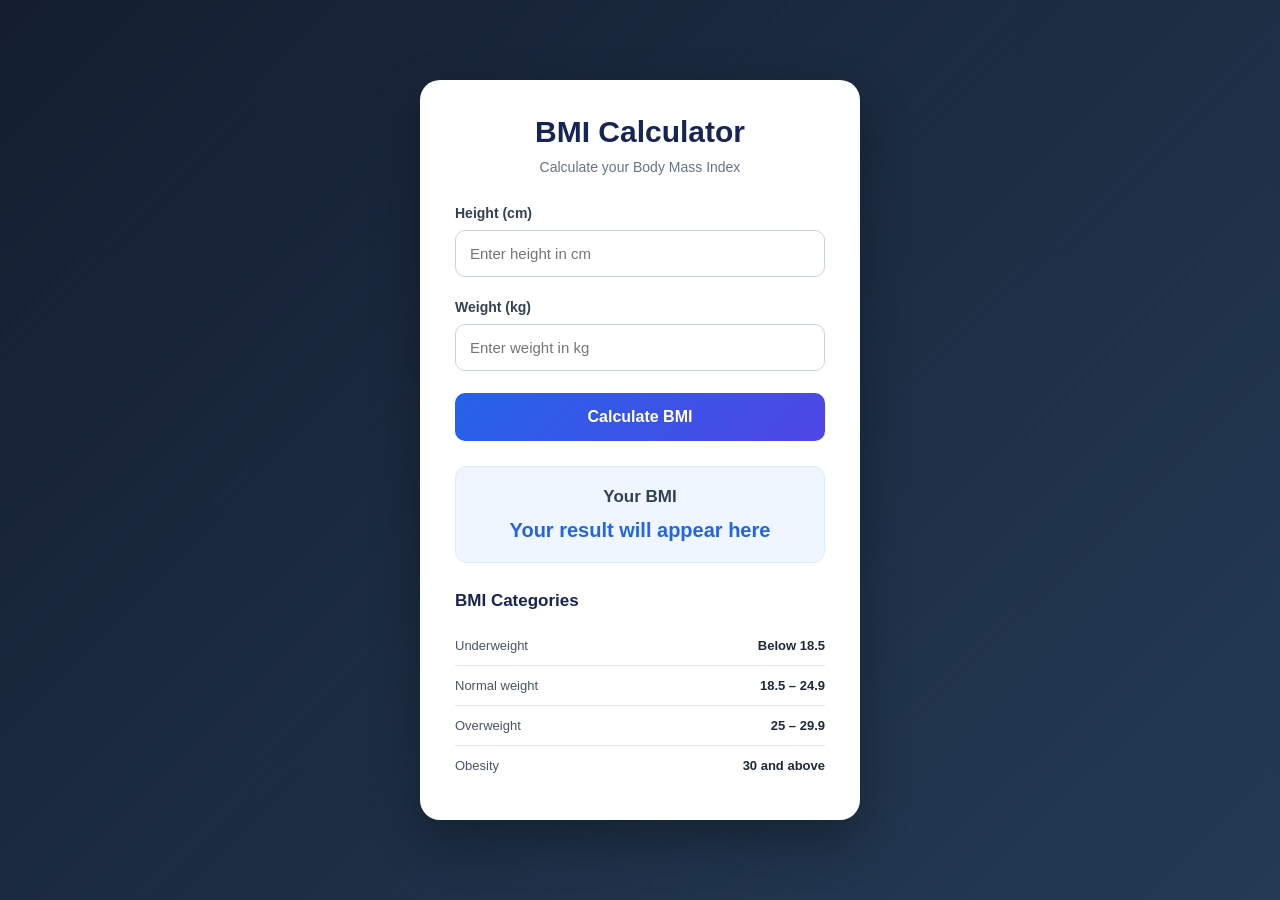
<file: 07_project/BMI Calculater/index.html>
<!DOCTYPE html>
<html lang="en">
<head>
    <meta charset="UTF-8">
    <meta name="viewport" content="width=device-width, initial-scale=1.0">
    <title>BMI Calculator</title>
    <link rel="stylesheet" href="style.css">
</head>
<body>

    <div class="container">
        <div class="bmi-card">
            <h1>BMI Calculator</h1>
            <p class="subtitle">Calculate your Body Mass Index</p>

            <form>
                <div class="input-group">
                    <label for="height">Height (cm)</label>
                    <input
                        type="number"
                        id="height"
                        placeholder="Enter height in cm"
                        min="1"
                        step="any"
                    >
                </div>

                <div class="input-group">
                    <label for="weight">Weight (kg)</label>
                    <input
                        type="number"
                        id="weight"
                        placeholder="Enter weight in kg"
                        min="1"
                        step="any"
                    >
                </div>

                <button type="submit">Calculate BMI</button>
            </form>

            <div class="result-box">
                <h2>Your BMI</h2>
                <div id="results">Your result will appear here</div>
            </div>

            <div class="bmi-guide">
                <h3>BMI Categories</h3>
                <div class="category">
                    <span>Underweight</span>
                    <span>Below 18.5</span>
                </div>
                <div class="category">
                    <span>Normal weight</span>
                    <span>18.5 – 24.9</span>
                </div>
                <div class="category">
                    <span>Overweight</span>
                    <span>25 – 29.9</span>
                </div>
                <div class="category">
                    <span>Obesity</span>
                    <span>30 and above</span>
                </div>
            </div>
        </div>
    </div>

    <script src="app.js"></script>
</body>
</html>
</file>
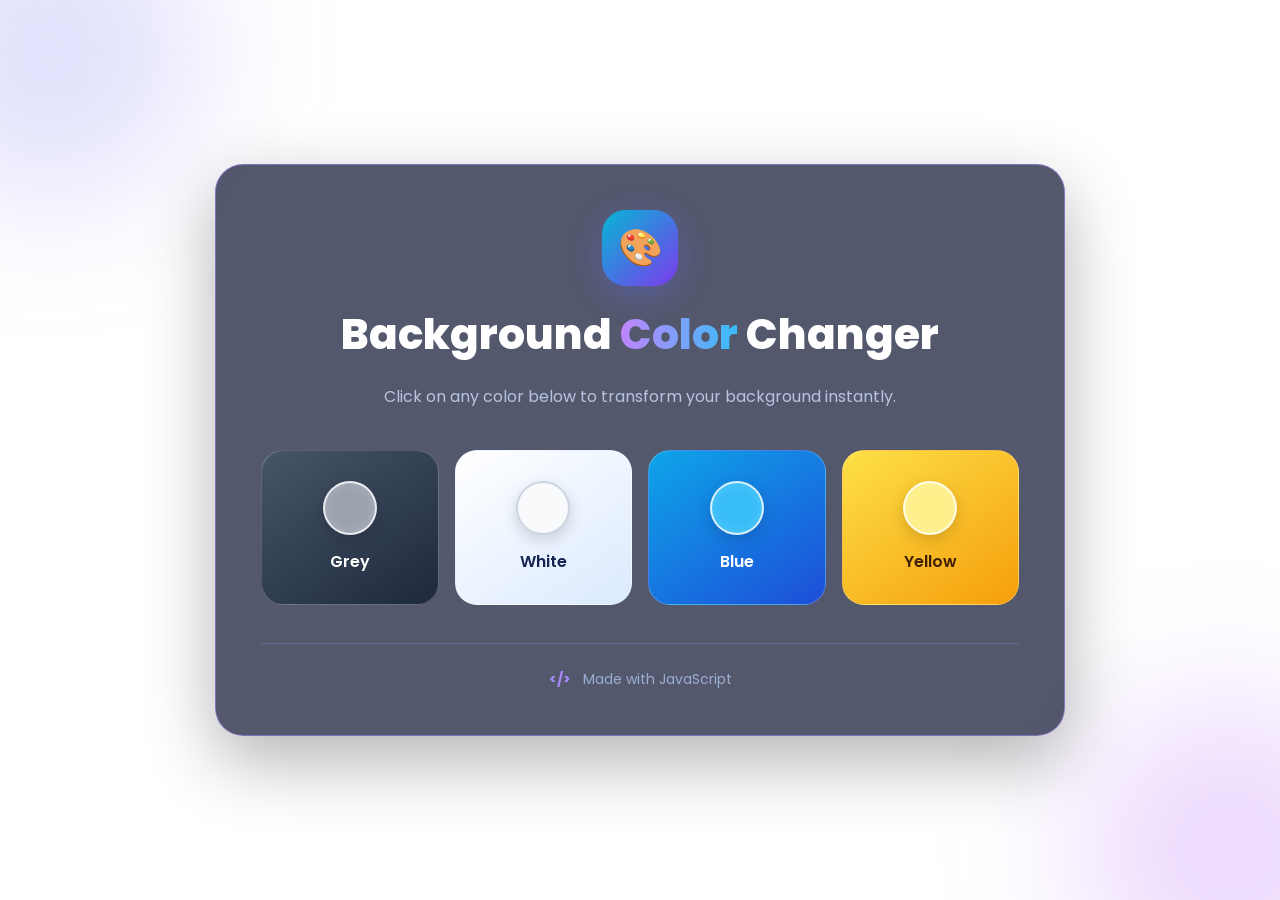
<file: 07_project/color changer/index.html>
<!DOCTYPE html>
<html lang="en">
<head>
    <meta charset="UTF-8">
    <meta name="viewport" content="width=device-width, initial-scale=1.0">
    <title>Background Color Changer</title>
    <link rel="stylesheet" href="style.css">
</head>
<body>

    <main class="container">
        <div class="palette-icon">🎨</div>

        <h1>Background <span>Color</span> Changer</h1>

        <p class="subtitle">
            Click on any color below to transform your
            background instantly.
        </p>

        <div class="color-options">
            <button class="button grey" id="grey">
                <span class="color-circle"></span>
                <span>Grey</span>
            </button>

            <button class="button white" id="white">
                <span class="color-circle"></span>
                <span>White</span>
            </button>

            <button class="button blue" id="blue">
                <span class="color-circle"></span>
                <span>Blue</span>
            </button>

            <button class="button yellow" id="yellow">
                <span class="color-circle"></span>
                <span>Yellow</span>
            </button>
        </div>

        <div class="footer">
            <span>&lt;/&gt;</span> Made with JavaScript
        </div>
    </main>

    <script src="app.js"></script>
</body>
</html>
</file>
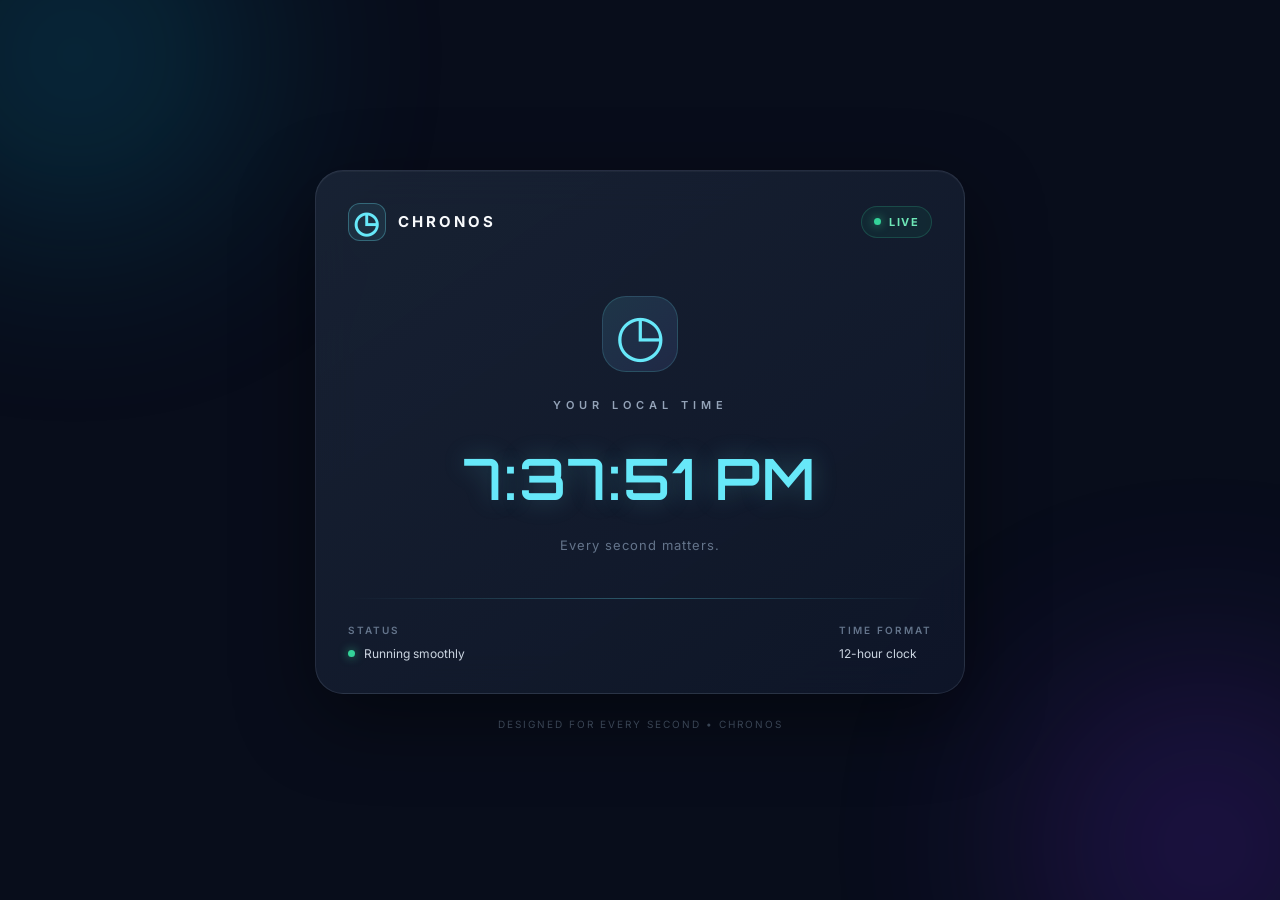
<file: 07_project/Digital clock/index.html>
<!DOCTYPE html>
<html lang="en">
<head>
    <meta charset="UTF-8">
    <meta name="viewport" content="width=device-width, initial-scale=1.0">
    <title>Chronos | Digital Clock</title>
    <link rel="stylesheet" href="style.css">
    <link rel="preconnect" href="https://fonts.googleapis.com">
    <link href="https://fonts.googleapis.com/css2?family=Orbitron:wght@400;500;600;700&family=Inter:wght@400;500;600;700&display=swap" rel="stylesheet">
</head>
<body>
    <div class="background-glow glow-one"></div>
    <div class="background-glow glow-two"></div>

    <main class="clock-container">
        <section class="clock-card">

            <header class="top-bar">
                <div class="brand">
                    <div class="brand-icon">◷</div>
                    <span>CHRONOS</span>
                </div>

                <div class="live-status">
                    <span class="status-dot"></span>
                    LIVE
                </div>
            </header>

            <div class="clock-content">
                <div class="clock-icon">◷</div>

                <p class="eyebrow">YOUR LOCAL TIME</p>

                <div id="clock">00:00:00 AM</div>

                <p class="description">
                    Every second matters.
                </p>
            </div>

            <div class="divider"></div>

            <footer class="bottom-bar">
                <div>
                    <span class="label">STATUS</span>
                    <span class="value">
                        <span class="status-dot"></span>
                        Running smoothly
                    </span>
                </div>

                <div class="format">
                    <span class="label">TIME FORMAT</span>
                    <span class="value">12-hour clock</span>
                </div>
            </footer>

        </section>

        <p class="copyright">
            DESIGNED FOR EVERY SECOND &bull; CHRONOS
        </p>
    </main>

    <script src="app.js"></script>
</body>
</html>
</file>
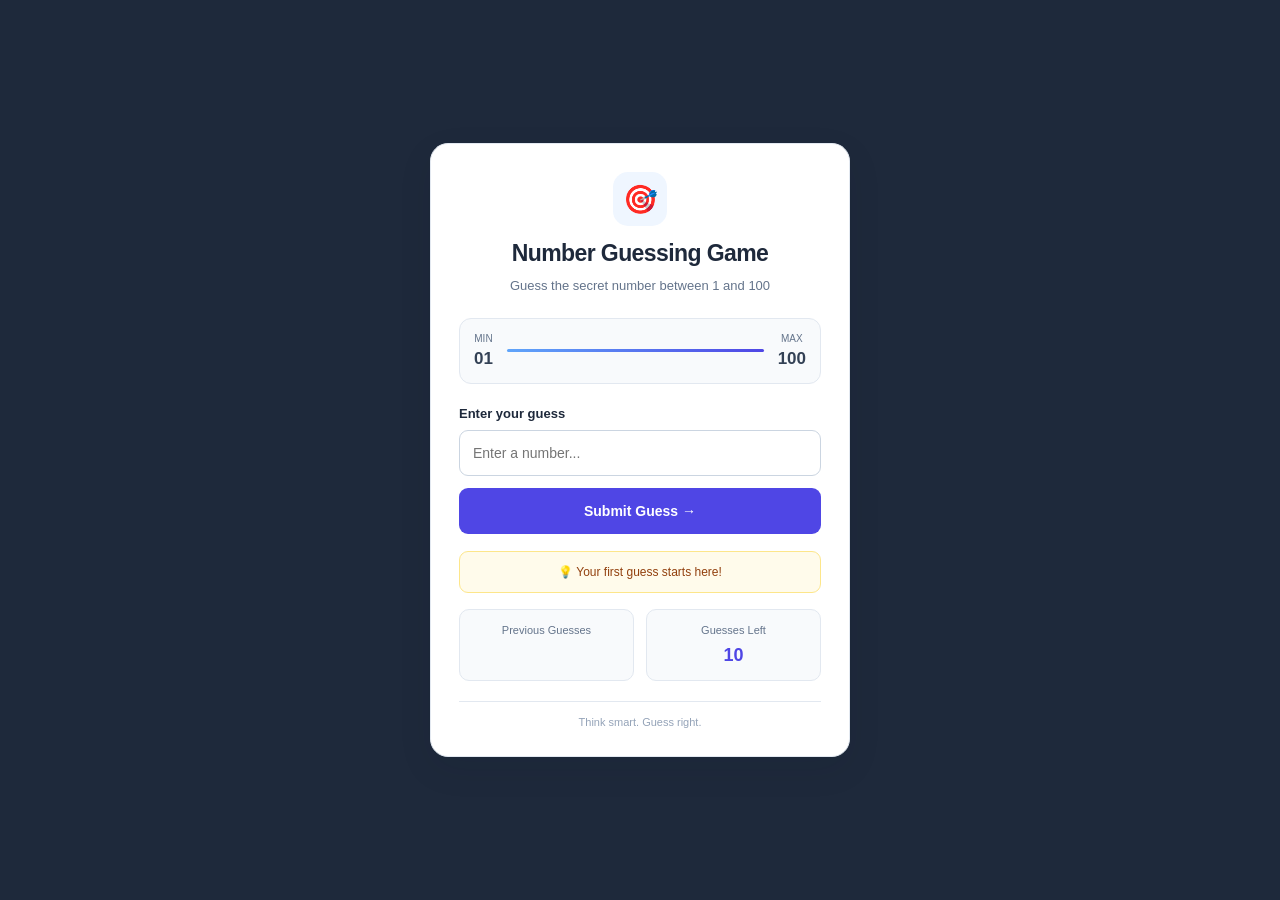
<file: 07_project/Guess the Number/index.html>
<!DOCTYPE html>
<html lang="en">
<head>
    <meta charset="UTF-8">
    <meta name="viewport" content="width=device-width, initial-scale=1.0">
    <title>Number Guessing Game</title>
    <link rel="stylesheet" href="style.css">
</head>
<body>

    <main class="game-card">
        <div class="game-icon">🎯</div>

        <h1>Number Guessing Game</h1>
        <p class="subtitle">Guess the secret number between 1 and 100</p>

        <div class="range">
            <span>MIN <strong>01</strong></span>
            <div class="range-line"></div>
            <span>MAX <strong>100</strong></span>
        </div>

        <form class="guess-form">
            <label for="guessField">Enter your guess</label>
            <input
                type="number"
                id="guessField"
                min="1"
                max="100"
                placeholder="Enter a number..."
                required
                autocomplete="off"
            >
            <button type="submit" id="subt">Submit Guess →</button>
        </form>

        <div class="lowOrHi feedback">
            💡 Your first guess starts here!
        </div>

        <div class="stats">
            <div class="stat">
                <span>Previous Guesses</span>
                <div class="guesses"></div>
            </div>

            <div class="stat">
                <span>Guesses Left</span>
                <div class="lastResult">10</div>
            </div>
        </div>

        <div class="resultParas"></div>

        <footer>Think smart. Guess right.</footer>
    </main>

    <script src="app.js"></script>
</body>
</html>
</file>
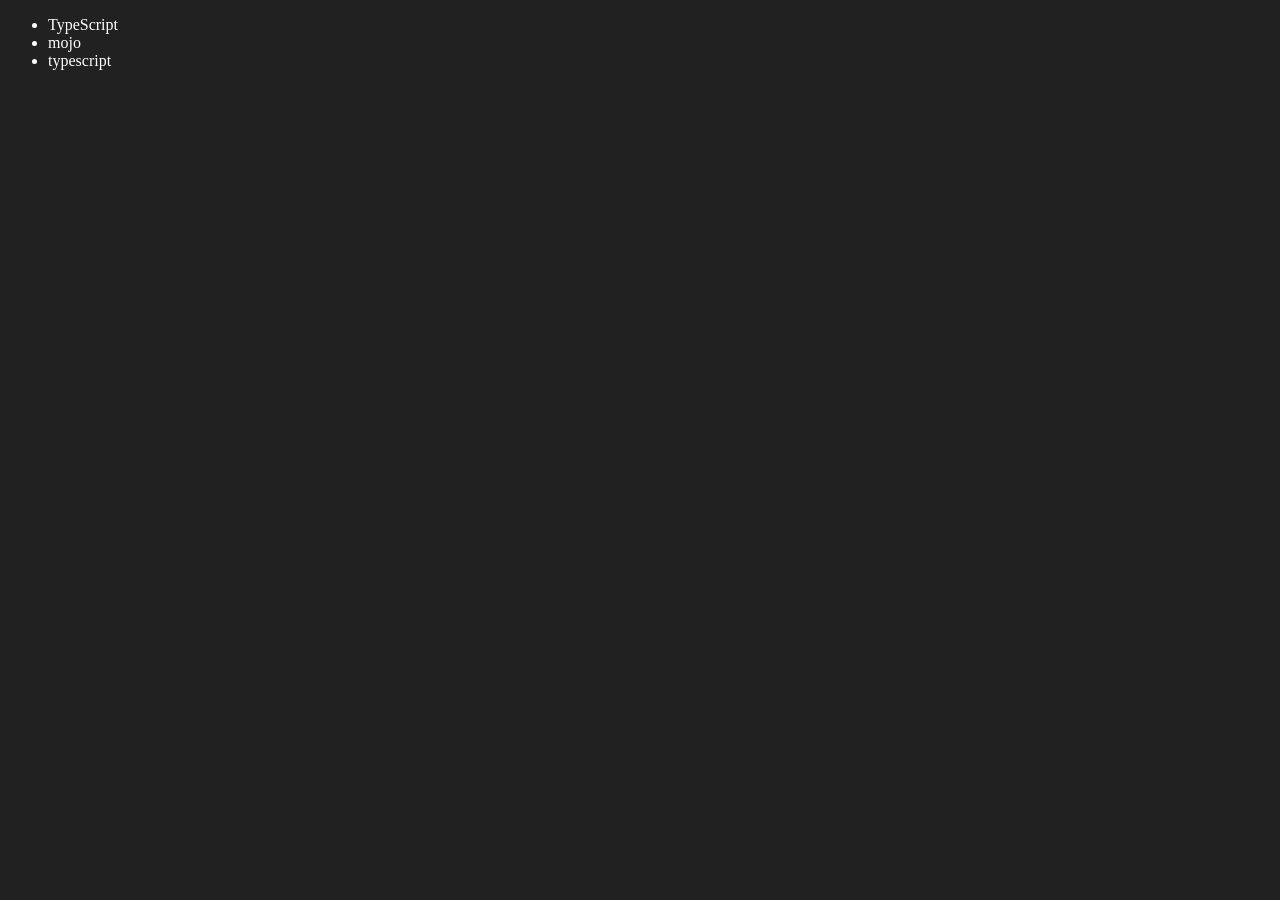
<file: 06_dom/four.html>
<!DOCTYPE html>
<html lang="en">
<head>
    <meta charset="UTF-8">
    <meta http-equiv="X-UA-Compatible" content="IE=edge">
    <meta name="viewport" content="width=device-width, initial-scale=1.0">
    <title>Chai aur code | DOM</title>
</head>
<body style="background-color: #212121; color: #fff;">
    <ul class="language">
        <li>Javascript</li>
    </ul>
</body>
<script>
    function addLanguage(langName){
        const li =document.createElement('li');
        li.innerHTML = `${langName}`;
        document.querySelector('.language').appendChild(li);
    }

    addLanguage("python")
    addLanguage("typescript")

    function addOptiLanguage(langName){
        const li = document.createElement('li');
        li.appendChild(document.createTextNode(langName))
        document.querySelector('.language').appendChild(li)
    }

    addOptiLanguage('golang')

    //Edit

   const secondLang = document.querySelector("li:nth-child(2)")
   console.log(secondLang);
   //secondLang.innerHTML = "Mojo"
   const newli = document.createElement('li')
   newli.textContent = "mojo"
   secondLang.replaceWith(newli)

    //edit 

    const firstLang = document.querySelector("li:first-child")
    firstLang.outerHTML = '<li>TypeScript</li>'
    
    //remove
    const lastLang = document.querySelector('li:last-child')
    lastLang.remove()

</script>
</html>
</file>
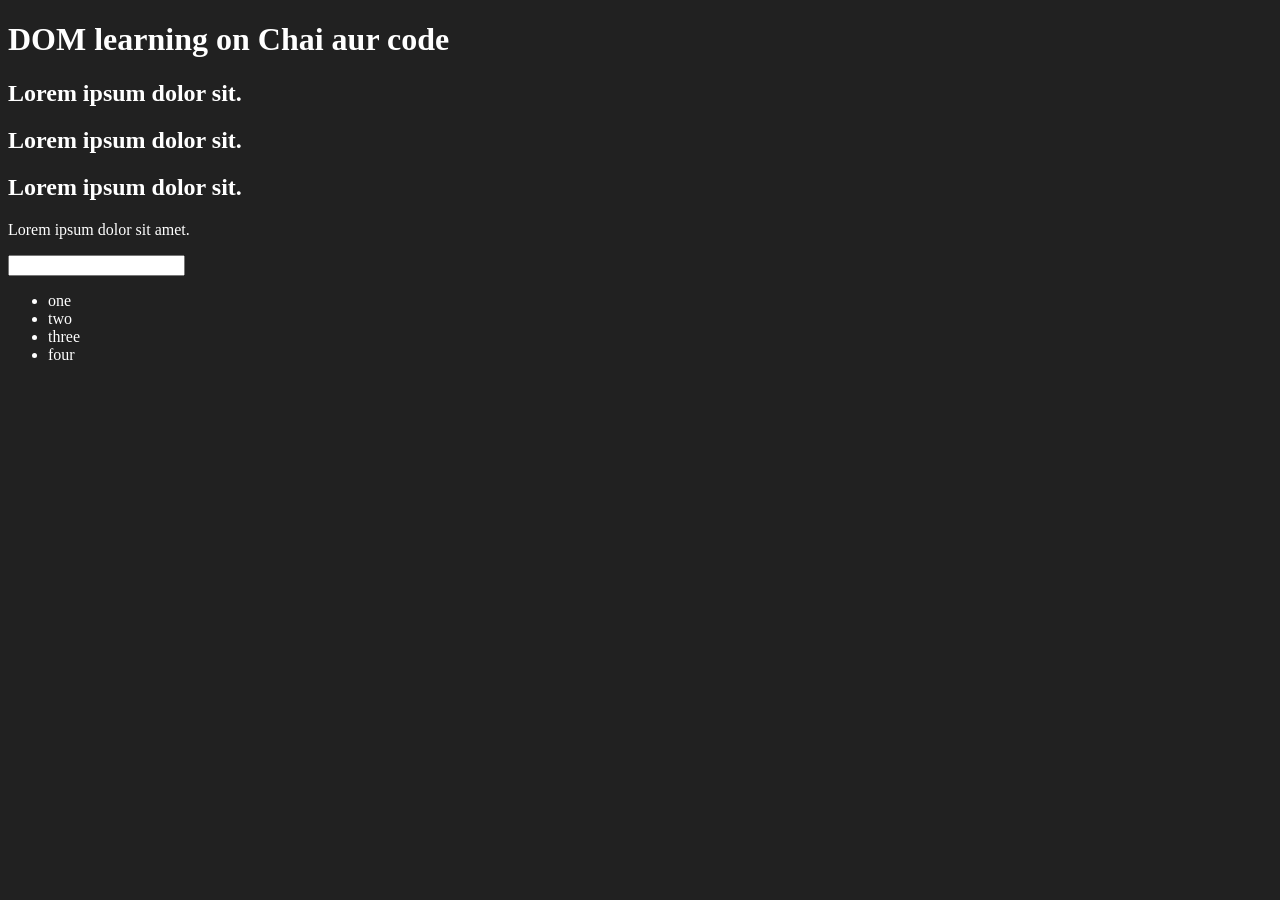
<file: 06_dom/one.html>
<!DOCTYPE html>
<html lang="en">
<head>
    <meta charset="UTF-8">
    
    <title>DOM learning</title>
    <style>
        .bg-black{
            background-color: #212121;
            color: #fff;
        }
    </style>
</head>
<body class="bg-black">
    <div >
        <h1  id="title" class="heading">DOM learning on Chai aur code <span style="display: none;">test text</span></h1>
        <h2>Lorem ipsum dolor sit.</h2>
        <h2>Lorem ipsum dolor sit.</h2>
        <h2>Lorem ipsum dolor sit.</h2>
        <p>Lorem ipsum dolor sit amet.</p>
        <input type="password" name="" id="">

        <ul>
            <li class="list-item">one</li>
            <li class="list-item">two</li>
            <li class="list-item">three</li>
            <li class="list-item">four</li>
        </ul>
    </div>
</body>
</html>
</file>
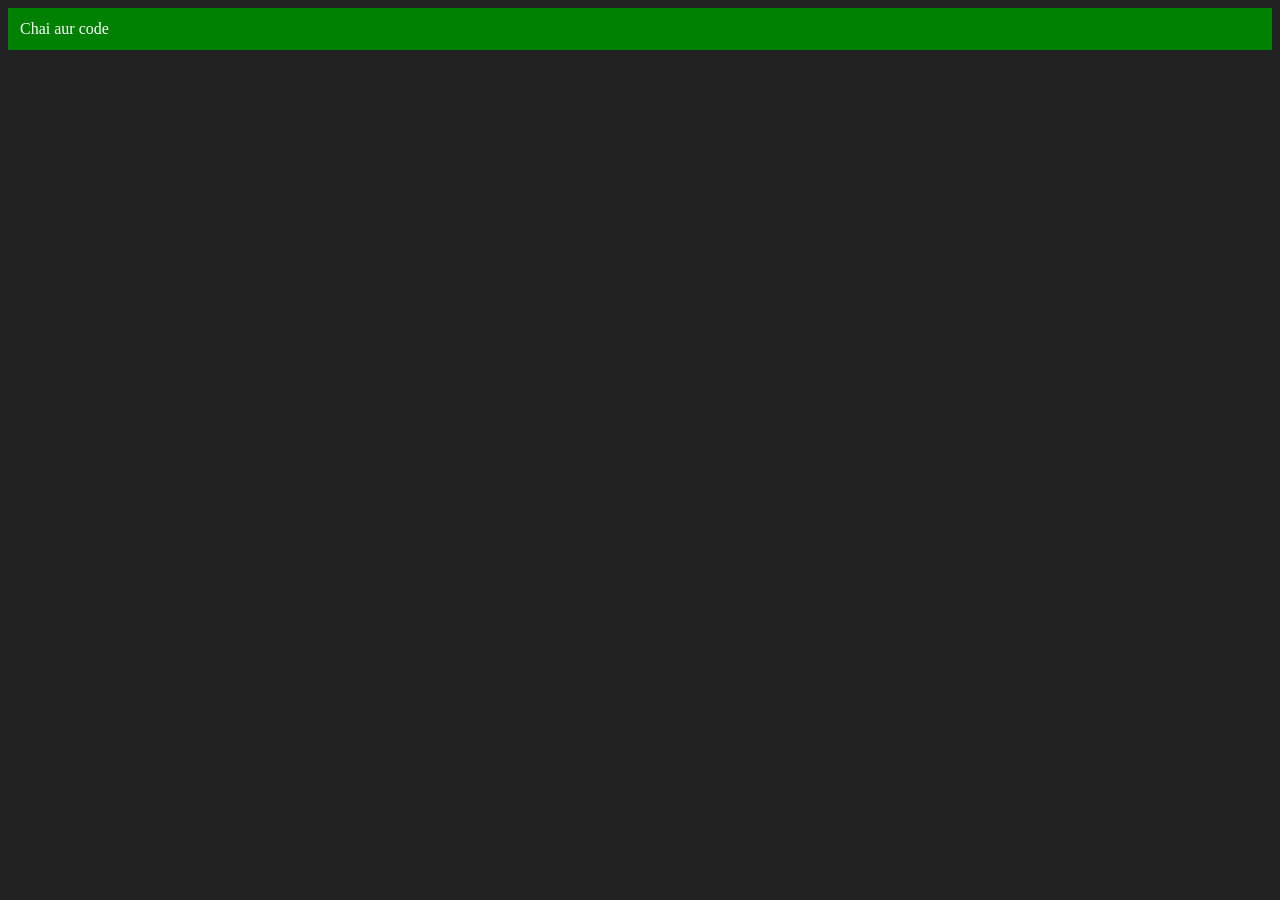
<file: 06_dom/three.html>
<!DOCTYPE html>
<html lang="en">
<head>
    <meta charset="UTF-8">
    <meta http-equiv="X-UA-Compatible" content="IE=edge">
    <meta name="viewport" content="width=device-width, initial-scale=1.0">
    <title>Chai aur code </title>
</head>
<body style="background-color: #212121; color: #fff;">
    
</body>
<script>
    const div = document.createElement('div')
    console.log(div);
    div.className = "main"
    div.id = Math.round(Math.random() * 10 + 1)
    div.setAttribute("title", "generated title")
    div.style.backgroundColor = "green"
    div.style.padding = "12px"
   // div.innerText = "Chai aur code"
    const addText = document.createTextNode("Chai aur code")
    div.appendChild(addText)

    document.body.appendChild(div)
</script>
</html>
</file>
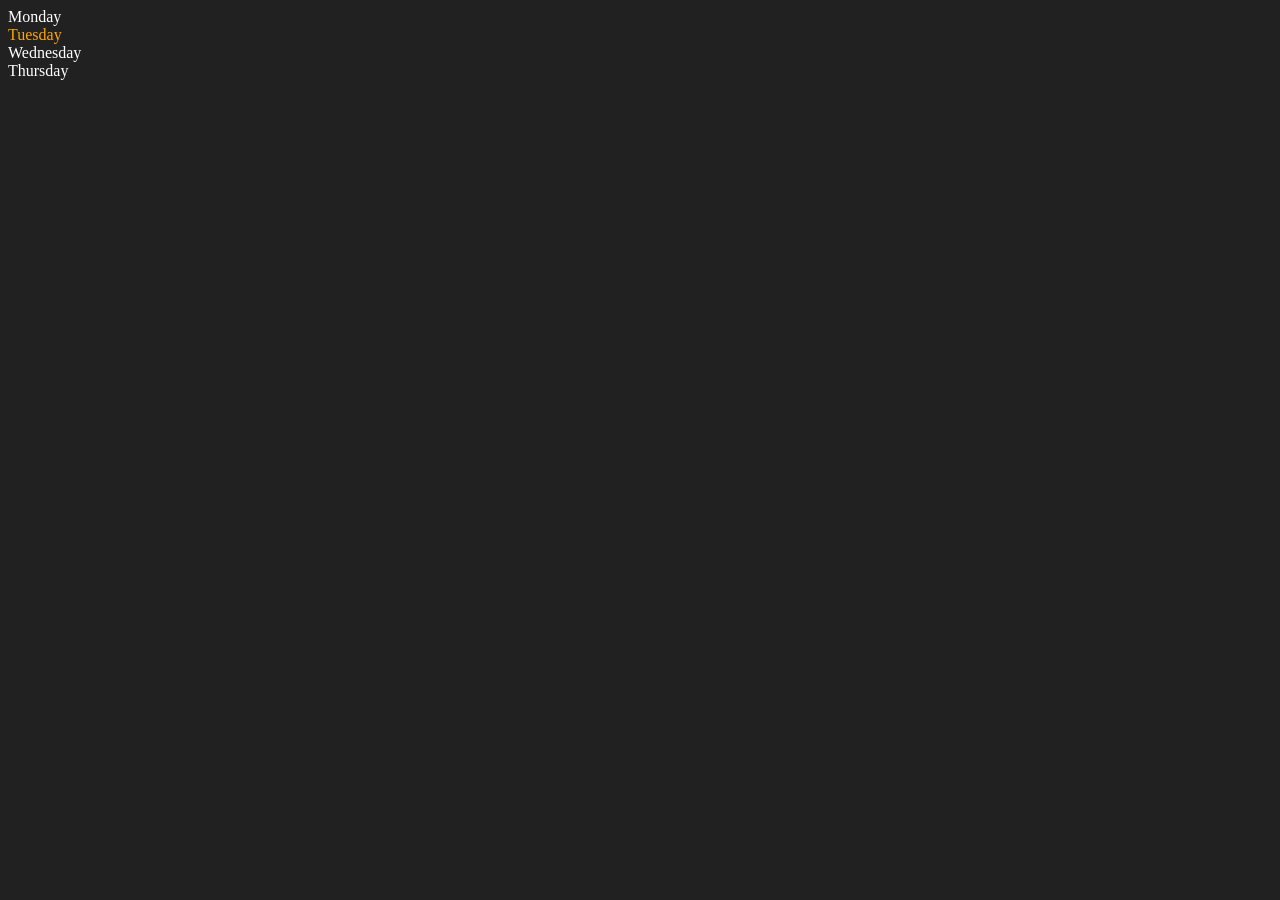
<file: 06_dom/two.html>
<!DOCTYPE html>
<html lang="en">
<head>
    <meta charset="UTF-8">
    <meta name="viewport" content="width=device-width, initial-scale=1.0">
    <title> DOM | chai or code </title>
</head>
<body style="background-color: #212121; color: #fff;">
    <div class="parent">
        <div class="day">Monday</div>
        <div class="day">Tuesday</div>
        <div class="day">Wednesday</div>
        <div class="day">Thursday</div>

    </div>
    
</body>
<script>
    const parent =document.querySelector('.parent');
    // console.log(parent);
    // console.log(parent.children);
    // console.log(parent.children[1].innerHTML);
    

    // for (let i = 0; i < parent.children.length; i++) {
    //      console.log(parent.children[i].innerHTML);

    // }


    parent.children[1].style.color = "orange"

    // console.log(parent.firstElementChild);
    // console.log(parent.lastElementChild);


    const dayOne = document.querySelector('.day')
    // console.log(dayOne);
    // console.log(dayOne.parentElement);
    // console.log(dayOne.nextElementSibling);

    console.log("NODES: ", parent.childNodes);
</script>
</html>
</file>
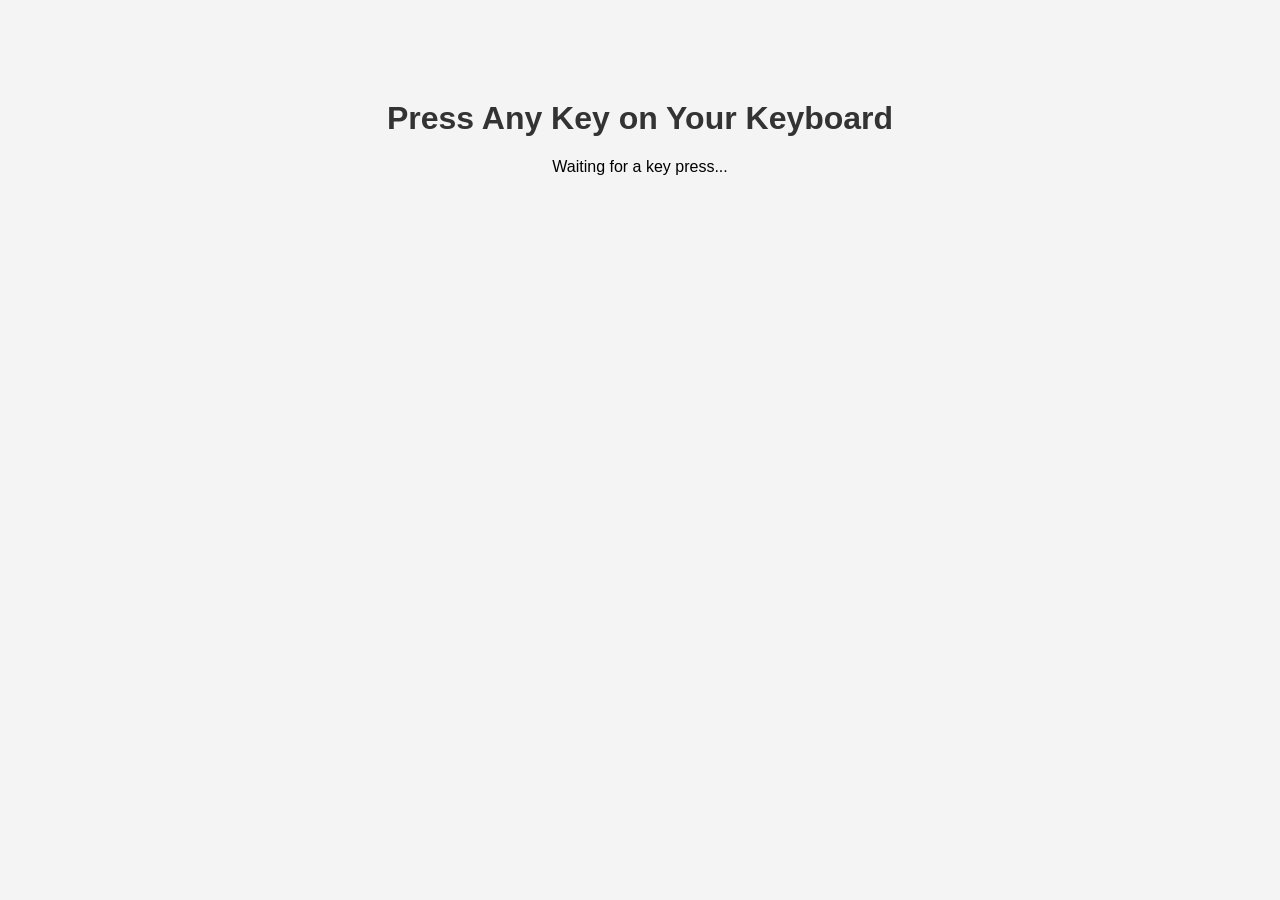
<file: 08_events/05_project.html>
<!DOCTYPE html>
<html lang="en">
<head>
    <meta charset="UTF-8">
    <meta name="viewport" content="width=device-width, initial-scale=1.0">
    <title>Keyboard Key Detector</title>

    <style>
        body {
            font-family: Arial, sans-serif;
            text-align: center;
            margin-top: 100px;
            background-color: #f4f4f4;
        }

        h1 {
            color: #333;
        }

        .color {
            display: flex;
            justify-content: center;
            margin-top: 30px;
        }

        table {
            border-collapse: collapse;
            background-color: white;
            min-width: 400px;
            box-shadow: 0 2px 8px rgba(0, 0, 0, 0.15);
        }

        th, td {
            border: 1px solid #ccc;
            padding: 15px 25px;
            font-size: 18px;
        }

        th {
            background-color: #333;
            color: white;
        }

        td {
            color: #222;
        }
    </style>
</head>

<body>

    <h1>Press Any Key on Your Keyboard</h1>

    <div id="insert">
        <p>Waiting for a key press...</p>
    </div>

    <script>
        const insert = document.getElementById('insert');

        window.addEventListener('keydown', (e) => {
            insert.innerHTML = `
                <div class="color">
                    <table>
                        <tr>
                            <th>Key</th>
                            <th>Keycode</th>
                            <th>Code</th>
                        </tr>
                        <tr>
                            <td>${e.key === ' ' ? 'Space' : e.key}</td>
                            <td>${e.keyCode}</td>
                            <td>${e.code}</td>
                        </tr>
                    </table>
                </div>
            `;
        });
    </script>

</body>
</html>
</file>
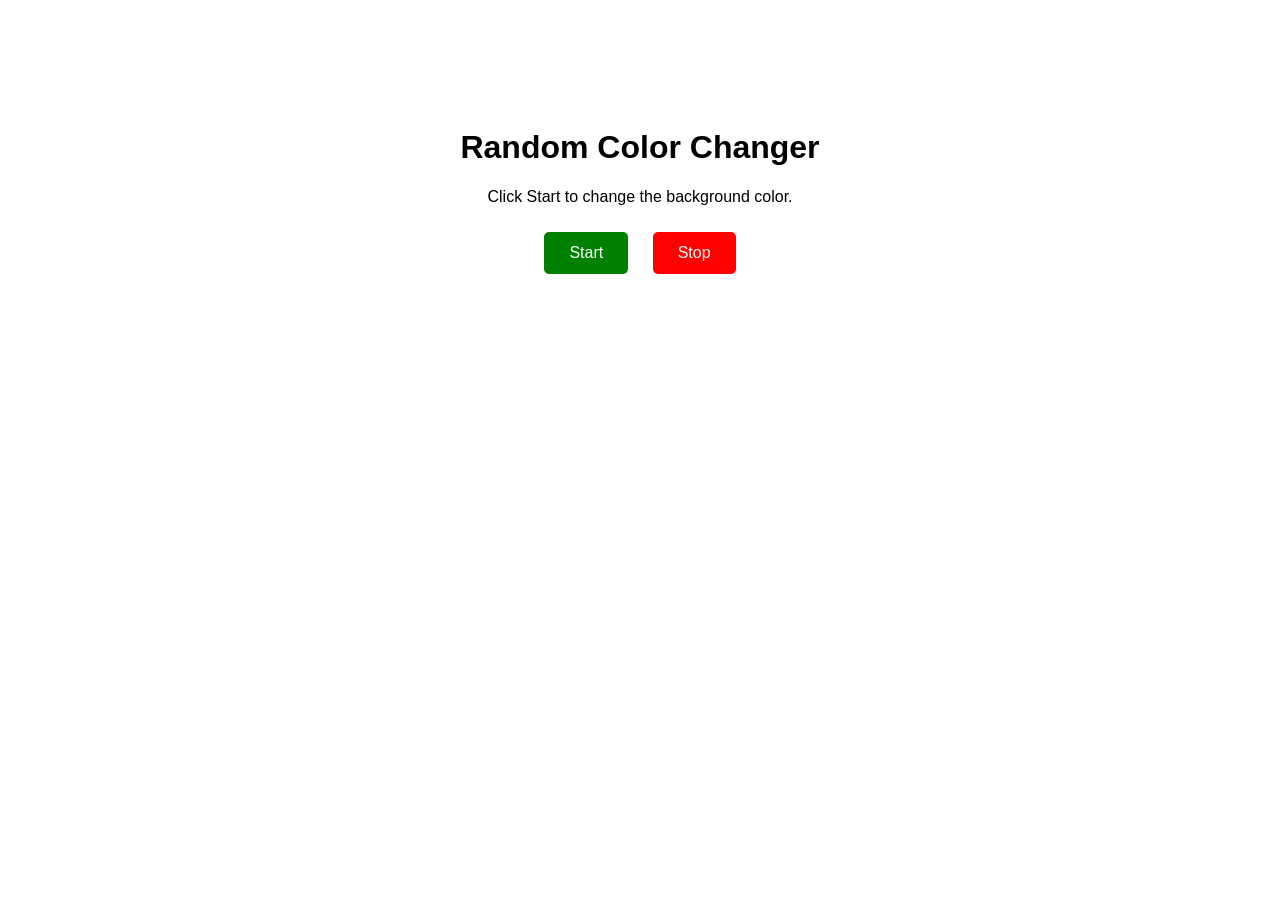
<file: 08_events/06_project.html>
<!DOCTYPE html>
<html lang="en">
<head>
    <meta charset="UTF-8">
    <meta name="viewport" content="width=device-width, initial-scale=1.0">
    <title>Random Color Changer</title>

    <style>
        body {
            font-family: Arial, sans-serif;
            text-align: center;
            padding-top: 100px;
            transition: background-color 0.3s;
        }

        button {
            padding: 12px 25px;
            margin: 10px;
            font-size: 16px;
            cursor: pointer;
            border: none;
            border-radius: 5px;
            color: white;
        }

        #start {
            background-color: green;
        }

        #stop {
            background-color: red;
        }
    </style>
</head>
<body>

    <h1>Random Color Changer</h1>
    <p>Click Start to change the background color.</p>

    <button id="start">Start</button>
    <button id="stop">Stop</button>

    <script>
        
    //generate a random color

    const randomColor = function () {
    const hex = '0123456789ABCDEF';
    let color = '#';
    for (let i = 0; i < 6; i++) {
        color += hex[Math.floor(Math.random() * 16)];
    }
    return color;
    };

    let intervalId;
    const startChangingColor = function () {
    if (!intervalId) {
        intervalId = setInterval(changeBgColor, 1000);
    }

    function changeBgColor() {
        document.body.style.backgroundColor = randomColor();
    }
    };
    const stopChangingColor = function () {
    clearInterval(intervalId);
    intervalId = null;
    };

    document.querySelector('#start').addEventListener('click', startChangingColor);

    document.querySelector('#stop').addEventListener('click', stopChangingColor);


    </script>

</body>
</html>
</file>
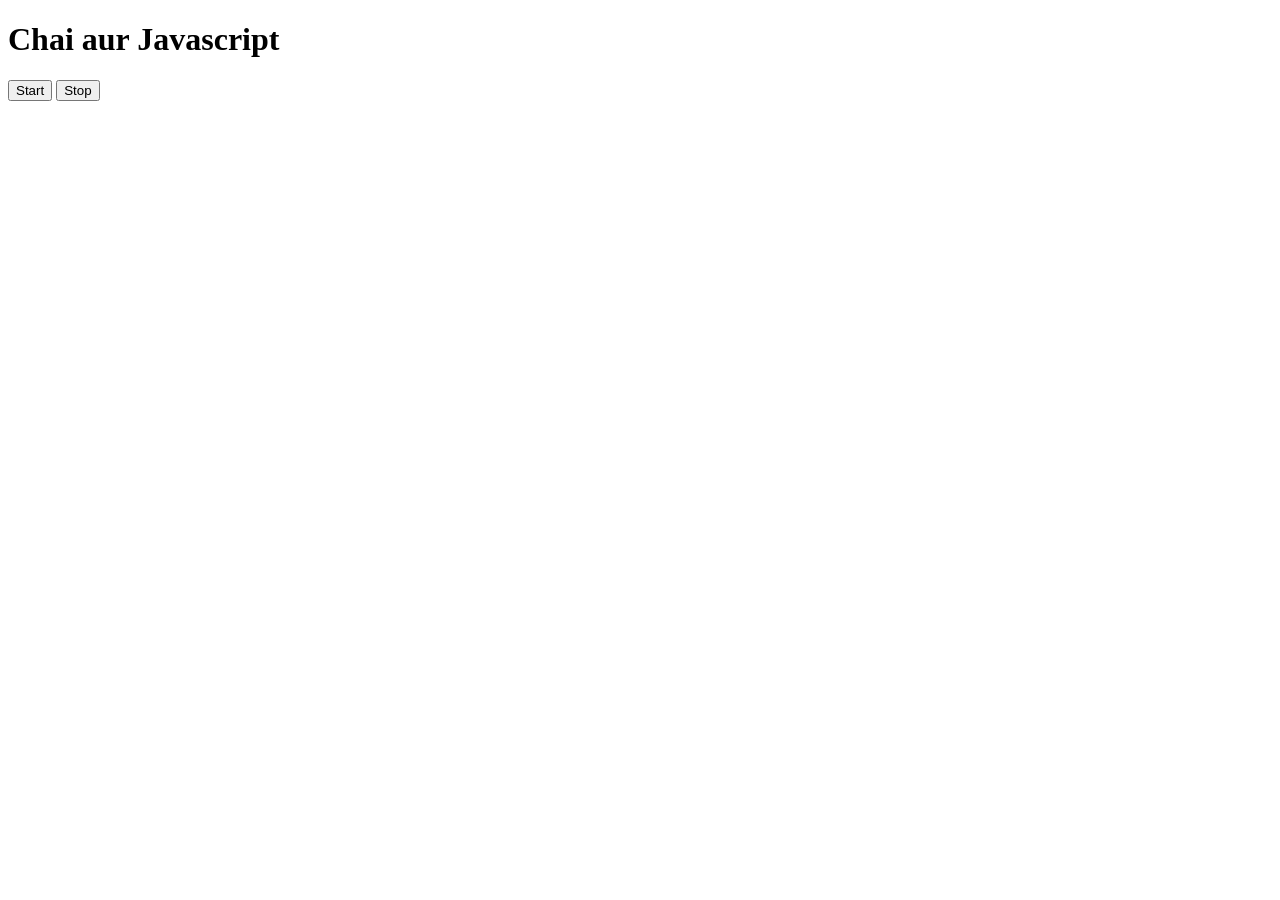
<file: 08_events/three.html>
<!DOCTYPE html>
<html lang="en">
<head>
    <meta charset="UTF-8">
    <meta name="viewport" content="width=device-width, initial-scale=1.0">
    <title>Document</title>
</head>
<body>
    <h1>Chai aur Javascript</h1>
    <button id="start">Start</button>
    <button id="stop">Stop</button>
</body>
<script>

    const button = document.querySelector("#start");
    const stopButton = document.querySelector("#stop");

    const sayDate = function(str) {
        console.log(str, Date.now());
    };

    let intervalId;

    button.addEventListener("click", function() {
        if (!intervalId) {
            intervalId = setInterval(sayDate, 1000, "hi");
        }
    });

    stopButton.addEventListener("click", function() {
        clearInterval(intervalId);
        intervalId = null;
    });
</script>
</html>
</file>
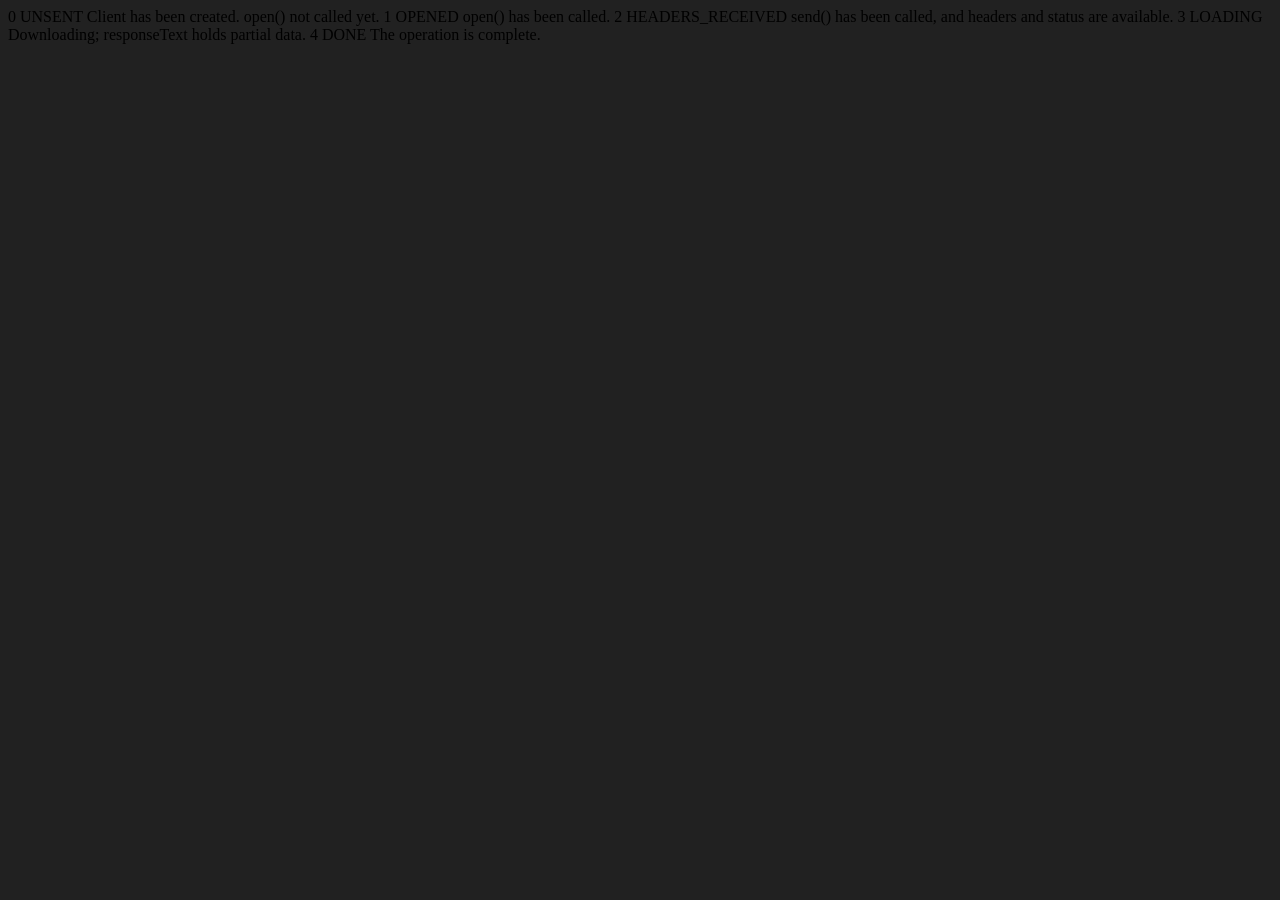
<file: 09_advance_one/ApiRequest.html>
<!DOCTYPE html>
<html lang="en">
<head>
    <meta charset="UTF-8">
    <meta name="viewport" content="width=device-width, initial-scale=1.0">
    <title>Document</title>
</head>
<body style="background-color: #212121;">
    0	UNSENT	Client has been created. open() not called yet.
1	OPENED	open() has been called.
2	HEADERS_RECEIVED	send() has been called, and headers and status are available.
3	LOADING	Downloading; responseText holds partial data.
4	DONE	The operation is complete.
</body>
<script>
    const requestUrl = 'https://api.github.com/users/hiteshchoudhary'
    const xhr = new XMLHttpRequest();
    xhr.open('GET', requestUrl)
    xhr.onreadystatechange = function(){
        console.log(xhr.readyState);
        if (xhr.readyState === 4) {
            const data = JSON.parse(this.responseText)
            console.log(typeof data);
            console.log(data.followers);
        }
    }
    xhr.send();
</script>
</html>
</file>
<file: 07_project/BMI Calculater/style.css>
* {
    margin: 0;
    padding: 0;
    box-sizing: border-box;
}

body {
    font-family: Arial, Helvetica, sans-serif;
    background: linear-gradient(135deg, #141e30, #243b55);
    min-height: 100vh;
    display: flex;
    align-items: center;
    justify-content: center;
    padding: 25px;
    color: #ffffff;
}

.container {
    width: 100%;
    max-width: 440px;
}

.bmi-card {
    background: #ffffff;
    color: #1e293b;
    padding: 35px;
    border-radius: 20px;
    box-shadow: 0 20px 50px rgba(0, 0, 0, 0.3);
}

h1 {
    text-align: center;
    font-size: 30px;
    margin-bottom: 10px;
    color: #172554;
}

.subtitle {
    text-align: center;
    color: #64748b;
    font-size: 14px;
    margin-bottom: 30px;
}

.input-group {
    margin-bottom: 22px;
}

label {
    display: block;
    font-weight: 600;
    font-size: 14px;
    margin-bottom: 9px;
    color: #334155;
}

input {
    width: 100%;
    padding: 14px;
    border: 1px solid #cbd5e1;
    border-radius: 10px;
    outline: none;
    font-size: 15px;
    transition: border-color 0.3s, box-shadow 0.3s;
}

input:focus {
    border-color: #2563eb;
    box-shadow: 0 0 0 3px rgba(37, 99, 235, 0.12);
}

button {
    width: 100%;
    padding: 15px;
    background: linear-gradient(135deg, #2563eb, #4f46e5);
    color: white;
    border: none;
    border-radius: 10px;
    font-size: 16px;
    font-weight: bold;
    cursor: pointer;
    transition: transform 0.2s, box-shadow 0.2s;
}

button:hover {
    transform: translateY(-2px);
    box-shadow: 0 8px 20px rgba(37, 99, 235, 0.3);
}

button:active {
    transform: translateY(0);
}

.result-box {
    margin-top: 25px;
    padding: 20px;
    background: #eff6ff;
    border: 1px solid #dbeafe;
    border-radius: 12px;
    text-align: center;
}

.result-box h2 {
    font-size: 17px;
    color: #334155;
    margin-bottom: 12px;
}

#results {
    font-size: 20px;
    font-weight: bold;
    color: #2563eb;
    overflow-wrap: anywhere;
}

#results span {
    font-size: 32px;
    color: #2563eb;
}

.bmi-guide {
    margin-top: 28px;
}

.bmi-guide h3 {
    font-size: 17px;
    margin-bottom: 15px;
    color: #172554;
}

.category {
    display: flex;
    justify-content: space-between;
    gap: 12px;
    padding: 12px 0;
    border-bottom: 1px solid #e2e8f0;
    font-size: 13px;
    color: #475569;
}

.category:last-child {
    border-bottom: none;
}

.category span:last-child {
    font-weight: 600;
    color: #1e293b;
    white-space: nowrap;
}

@media (max-width: 480px) {
    body {
        padding: 15px;
    }

    .bmi-card {
        padding: 25px 20px;
    }

    h1 {
        font-size: 26px;
    }
}
</file>
<file: 07_project/color changer/style.css>
@import url('https://fonts.googleapis.com/css2?family=Poppins:wght@400;500;600;700;800&display=swap');

* {
    margin: 0;
    padding: 0;
    box-sizing: border-box;
}

body {
    min-height: 100vh;
    display: flex;
    align-items: center;
    justify-content: center;
    padding: 24px;
    font-family: 'Poppins', sans-serif;
    transition: background-color 0.5s ease;
    position: relative;
    overflow-x: hidden;
}

/* Background glow effects */
body::before,
body::after {
    content: '';
    position: fixed;
    width: 300px;
    height: 300px;
    border-radius: 50%;
    background: rgba(99, 102, 241, 0.20);
    filter: blur(70px);
    z-index: -1;
    pointer-events: none;
}

body::before {
    top: -100px;
    left: -100px;
}

body::after {
    bottom: -100px;
    right: -100px;
    background: rgba(168, 85, 247, 0.22);
}

.container {
    width: 100%;
    max-width: 850px;
    padding: 45px;
    text-align: center;
    border: 1px solid rgba(167, 139, 250, 0.55);
    border-radius: 28px;
    background: rgba(10, 18, 48, 0.70);
    backdrop-filter: blur(20px);
    -webkit-backdrop-filter: blur(20px);
    box-shadow: 0 25px 70px rgba(0, 0, 0, 0.30);
    animation: appear 0.7s ease;
}

@keyframes appear {
    from {
        opacity: 0;
        transform: translateY(20px);
    }

    to {
        opacity: 1;
        transform: translateY(0);
    }
}

.palette-icon {
    width: 76px;
    height: 76px;
    margin: 0 auto 22px;
    display: flex;
    align-items: center;
    justify-content: center;
    font-size: 36px;
    border-radius: 24px;
    background: linear-gradient(135deg, #06b6d4, #7c3aed);
    box-shadow: 0 8px 30px rgba(99, 102, 241, 0.35);
}

h1 {
    color: #ffffff;
    font-size: clamp(26px, 4vw, 42px);
    font-weight: 800;
    line-height: 1.3;
    margin-bottom: 20px;
}

h1 span {
    background: linear-gradient(90deg, #c084fc, #38bdf8);
    -webkit-background-clip: text;
    background-clip: text;
    color: transparent;
}

.subtitle {
    max-width: 520px;
    margin: 0 auto 38px;
    color: #b8c4df;
    font-size: 16px;
    line-height: 1.9;
}

.color-options {
    display: grid;
    grid-template-columns: repeat(4, minmax(0, 1fr));
    gap: 16px;
}

.button {
    min-height: 155px;
    border: 1px solid rgba(255, 255, 255, 0.22);
    border-radius: 22px;
    display: flex;
    flex-direction: column;
    justify-content: center;
    align-items: center;
    gap: 14px;
    cursor: pointer;
    font-family: inherit;
    font-size: 16px;
    font-weight: 600;
    transition: transform 0.25s ease,
                box-shadow 0.25s ease,
                border-color 0.25s ease;
}

.button:hover {
    transform: translateY(-7px);
}

.button:active {
    transform: scale(0.96);
}

.button:focus-visible {
    outline: 3px solid #a78bfa;
    outline-offset: 4px;
}

.color-circle {
    width: 54px;
    height: 54px;
    border-radius: 50%;
    border: 2px solid rgba(255, 255, 255, 0.8);
    box-shadow: inset 0 0 12px rgba(255, 255, 255, 0.15),
                0 5px 15px rgba(0, 0, 0, 0.15);
}

.grey {
    background: linear-gradient(145deg, #475569, #1e293b);
    color: white;
}

.grey .color-circle {
    background: #9ca3af;
}

.white {
    background: linear-gradient(145deg, #ffffff, #dbeafe);
    color: #172554;
}

.white .color-circle {
    background: #f8fafc;
    border-color: #cbd5e1;
}

.blue {
    background: linear-gradient(145deg, #0ea5e9, #1d4ed8);
    color: white;
}

.blue .color-circle {
    background: #38bdf8;
}

.yellow {
    background: linear-gradient(145deg, #fde047, #f59e0b);
    color: #422006;
}

.yellow .color-circle {
    background: #fef08a;
}

.grey:hover {
    box-shadow: 0 12px 30px rgba(148, 163, 184, 0.25);
}

.white:hover {
    box-shadow: 0 12px 30px rgba(255, 255, 255, 0.22);
}

.blue:hover {
    box-shadow: 0 12px 30px rgba(37, 99, 235, 0.35);
}

.yellow:hover {
    box-shadow: 0 12px 30px rgba(245, 158, 11, 0.30);
}

.footer {
    margin-top: 38px;
    padding-top: 25px;
    border-top: 1px solid rgba(167, 139, 250, 0.25);
    color: #9caed0;
    font-size: 14px;
}

.footer span {
    color: #a78bfa;
    font-weight: 700;
    margin-right: 8px;
}

/* Mobile responsive design */
@media (max-width: 600px) {
    body {
        padding: 16px;
    }

    .container {
        padding: 28px 18px;
        border-radius: 22px;
    }

    .palette-icon {
        width: 62px;
        height: 62px;
        font-size: 30px;
    }

    .subtitle {
        font-size: 14px;
        margin-bottom: 28px;
    }

    .color-options {
        grid-template-columns: repeat(2, minmax(0, 1fr));
        gap: 12px;
    }

    .button {
        min-height: 125px;
        border-radius: 18px;
    }

    .color-circle {
        width: 44px;
        height: 44px;
    }

    .footer {
        margin-top: 28px;
    }
}

@media (prefers-reduced-motion: reduce) {
    *,
    *::before,
    *::after {
        animation: none !important;
        transition: none !important;
    }
}
</file>
<file: 07_project/Digital clock/style.css>
* {
    margin: 0;
    padding: 0;
    box-sizing: border-box;
}

:root {
    --bg: #080d1b;
    --cyan: #67e8f9;
    --purple: #818cf8;
    --muted: #94a3b8;
    --border: rgba(148, 163, 184, 0.16);
}

body {
    min-height: 100vh;
    display: flex;
    justify-content: center;
    align-items: center;
    overflow: hidden;
    padding: 24px;
    background: var(--bg);
    color: #f8fafc;
    font-family: 'Inter', sans-serif;
    position: relative;
}

.background-glow {
    position: fixed;
    width: 350px;
    height: 350px;
    border-radius: 50%;
    filter: blur(110px);
    opacity: 0.24;
    pointer-events: none;
    animation: float 8s ease-in-out infinite alternate;
}

.glow-one {
    background: #0891b2;
    top: -120px;
    left: -100px;
}

.glow-two {
    background: #6d28d9;
    right: -100px;
    bottom: -120px;
    animation-delay: -4s;
}

.clock-container {
    width: 100%;
    max-width: 650px;
    position: relative;
    z-index: 1;
}

.clock-card {
    padding: 32px;
    border: 1px solid var(--border);
    border-radius: 28px;
    background: linear-gradient(
        145deg,
        rgba(30, 41, 59, 0.75),
        rgba(15, 23, 42, 0.85)
    );
    backdrop-filter: blur(20px);
    box-shadow:
        0 25px 80px rgba(0, 0, 0, 0.45),
        inset 0 1px rgba(255, 255, 255, 0.04);
    animation: appear 0.8s ease both;
}

.top-bar,
.brand,
.live-status,
.bottom-bar,
.value {
    display: flex;
    align-items: center;
}

.top-bar,
.bottom-bar {
    justify-content: space-between;
    gap: 20px;
}

.brand {
    gap: 12px;
    font-size: 15px;
    font-weight: 700;
    letter-spacing: 3px;
}

.brand-icon {
    width: 38px;
    height: 38px;
    display: grid;
    place-items: center;
    color: var(--cyan);
    font-size: 30px;
    border: 1px solid rgba(103, 232, 249, 0.3);
    border-radius: 12px;
    background: rgba(103, 232, 249, 0.08);
}

.live-status {
    gap: 8px;
    padding: 8px 12px;
    border: 1px solid rgba(52, 211, 153, 0.2);
    border-radius: 30px;
    background: rgba(16, 185, 129, 0.08);
    color: #6ee7b7;
    font-size: 11px;
    font-weight: 700;
    letter-spacing: 1.5px;
}

.status-dot {
    width: 7px;
    height: 7px;
    flex-shrink: 0;
    border-radius: 50%;
    background: #34d399;
    box-shadow: 0 0 10px rgba(52, 211, 153, 0.7);
}

.clock-content {
    padding: 55px 0 45px;
    text-align: center;
}

.clock-icon {
    width: 76px;
    height: 76px;
    margin: 0 auto 26px;
    display: grid;
    place-items: center;
    border-radius: 24px;
    color: var(--cyan);
    font-size: 58px;
    background: linear-gradient(
        135deg,
        rgba(103, 232, 249, 0.12),
        rgba(129, 140, 248, 0.12)
    );
    border: 1px solid rgba(103, 232, 249, 0.16);
    animation: pulse 3s ease-in-out infinite;
}

.eyebrow {
    color: var(--muted);
    font-size: 11px;
    font-weight: 600;
    letter-spacing: 5px;
    margin-bottom: 24px;
}

#clock {
    font-family: 'Orbitron', monospace;
    font-size: clamp(28px, 7vw, 57px);
    font-weight: 600;
    letter-spacing: 2px;
    line-height: 1.5;
    color: var(--cyan);
    text-shadow: 0 0 25px rgba(103, 232, 249, 0.25);
    white-space: nowrap;
    font-variant-numeric: tabular-nums;
}

.description {
    margin-top: 16px;
    color: #64748b;
    font-size: 13px;
    letter-spacing: 1px;
}

.divider {
    height: 1px;
    background: linear-gradient(
        90deg,
        transparent,
        rgba(103, 232, 249, 0.3),
        transparent
    );
}

.bottom-bar {
    padding-top: 25px;
}

.bottom-bar > div {
    display: flex;
    flex-direction: column;
    gap: 10px;
}

.label {
    font-size: 10px;
    font-weight: 600;
    color: #64748b;
    letter-spacing: 2px;
}

.value {
    gap: 9px;
    color: #cbd5e1;
    font-size: 12px;
}

.format {
    text-align: right;
}

.copyright {
    margin-top: 24px;
    text-align: center;
    font-size: 10px;
    letter-spacing: 2px;
    color: #475569;
}

@keyframes float {
    from {
        transform: translate(0, 0);
    }
    to {
        transform: translate(45px, 35px);
    }
}

@keyframes pulse {
    0%, 100% {
        box-shadow: 0 0 0 rgba(103, 232, 249, 0);
    }
    50% {
        box-shadow: 0 0 35px rgba(103, 232, 249, 0.12);
    }
}

@keyframes appear {
    from {
        opacity: 0;
        transform: translateY(20px);
    }
    to {
        opacity: 1;
        transform: translateY(0);
    }
}

@media (max-width: 480px) {
    body {
        padding: 16px;
    }

    .clock-card {
        padding: 22px 16px;
        border-radius: 22px;
    }

    .clock-content {
        padding: 45px 0 35px;
    }

    .eyebrow {
        letter-spacing: 3px;
    }

    #clock {
        letter-spacing: 0;
    }

    .bottom-bar {
        gap: 12px;
    }

    .value {
        font-size: 11px;
    }
}

@media (prefers-reduced-motion: reduce) {
    *,
    *::before,
    *::after {
        animation: none !important;
    }
}
</file>
<file: 07_project/Guess the Number/style.css>
* {
    margin: 0;
    padding: 0;
    box-sizing: border-box;
}

body {
    min-height: 100vh;
    display: flex;
    align-items: center;
    justify-content: center;
    padding: 16px;
    background: #f1f5f9;
    font-family: Arial, sans-serif;
    color: #1e293b;
}

.game-card {
    width: 100%;
    max-width: 420px;
    padding: 28px;
    background: #ffffff;
    border: 1px solid #e2e8f0;
    border-radius: 18px;
    text-align: center;
    box-shadow: 0 12px 35px rgba(15, 23, 42, 0.08);
}

.game-icon {
    width: 54px;
    height: 54px;
    display: grid;
    place-items: center;
    margin: 0 auto 14px;
    background: #eff6ff;
    border-radius: 15px;
    font-size: 28px;
}

h1 {
    font-size: 23px;
    letter-spacing: -0.6px;
    margin-bottom: 9px;
}

.subtitle {
    color: #64748b;
    font-size: 13px;
    line-height: 1.5;
}

.range {
    display: flex;
    align-items: center;
    gap: 14px;
    padding: 14px;
    margin: 22px 0;
    background: #f8fafc;
    border: 1px solid #e2e8f0;
    border-radius: 12px;
}

.range span {
    display: flex;
    flex-direction: column;
    gap: 5px;
    color: #64748b;
    font-size: 10px;
}

.range strong {
    color: #334155;
    font-size: 17px;
}

.range-line {
    flex: 1;
    height: 3px;
    border-radius: 10px;
    background: linear-gradient(90deg, #60a5fa, #4f46e5);
}

.guess-form {
    text-align: left;
}

.guess-form label {
    display: block;
    margin-bottom: 9px;
    font-size: 13px;
    font-weight: 600;
}

#guessField {
    width: 100%;
    height: 46px;
    padding: 0 13px;
    border: 1px solid #cbd5e1;
    border-radius: 9px;
    outline: none;
    font-size: 14px;
    color: #1e293b;
    background: white;
}

#guessField:focus {
    border-color: #4f46e5;
    box-shadow: 0 0 0 3px rgba(79, 70, 229, 0.1);
}

button#subt {
    width: 100%;
    height: 46px;
    margin-top: 12px;
    border: none;
    border-radius: 9px;
    background: #4f46e5;
    color: white;
    font-size: 14px;
    font-weight: 600;
    cursor: pointer;
    transition: background 0.2s;
}

button#subt:hover {
    background: #4338ca;
}

button#subt:disabled {
    opacity: 0.6;
    cursor: not-allowed;
}

.feedback {
    min-height: 42px;
    display: flex;
    align-items: center;
    justify-content: center;
    gap: 8px;
    padding: 10px;
    margin-top: 17px;
    border-radius: 9px;
    background: #fffbeb;
    border: 1px solid #fde68a;
    color: #92400e;
    font-size: 12px;
    line-height: 1.5;
}

.feedback h2 {
    font-size: 12px;
}

.stats {
    display: grid;
    grid-template-columns: 1fr 1fr;
    gap: 12px;
    margin-top: 16px;
}

.stat {
    min-width: 0;
    padding: 14px 10px;
    background: #f8fafc;
    border: 1px solid #e2e8f0;
    border-radius: 10px;
}

.stat span {
    display: block;
    margin-bottom: 9px;
    color: #64748b;
    font-size: 11px;
}

.guesses,
.lastResult {
    color: #4f46e5;
    font-size: 18px;
    font-weight: 700;
    overflow-wrap: anywhere;
}

.guesses {
    font-size: 14px;
    line-height: 1.5;
}

.resultParas {
    margin-top: 12px;
}

.resultParas p.button {
    padding: 10px;
    background: #eef2ff;
    border-radius: 8px;
}

#newGame {
    color: #4338ca;
    font-size: 13px;
    cursor: pointer;
}

footer {
    margin-top: 20px;
    padding-top: 14px;
    border-top: 1px solid #e2e8f0;
    color: #94a3b8;
    font-size: 11px;
}

@media (max-width: 450px) {
    .game-card {
        padding: 22px 18px;
    }

    h1 {
        font-size: 21px;
    }
}

body{
    background-color: #1e293b;
}
</file>
